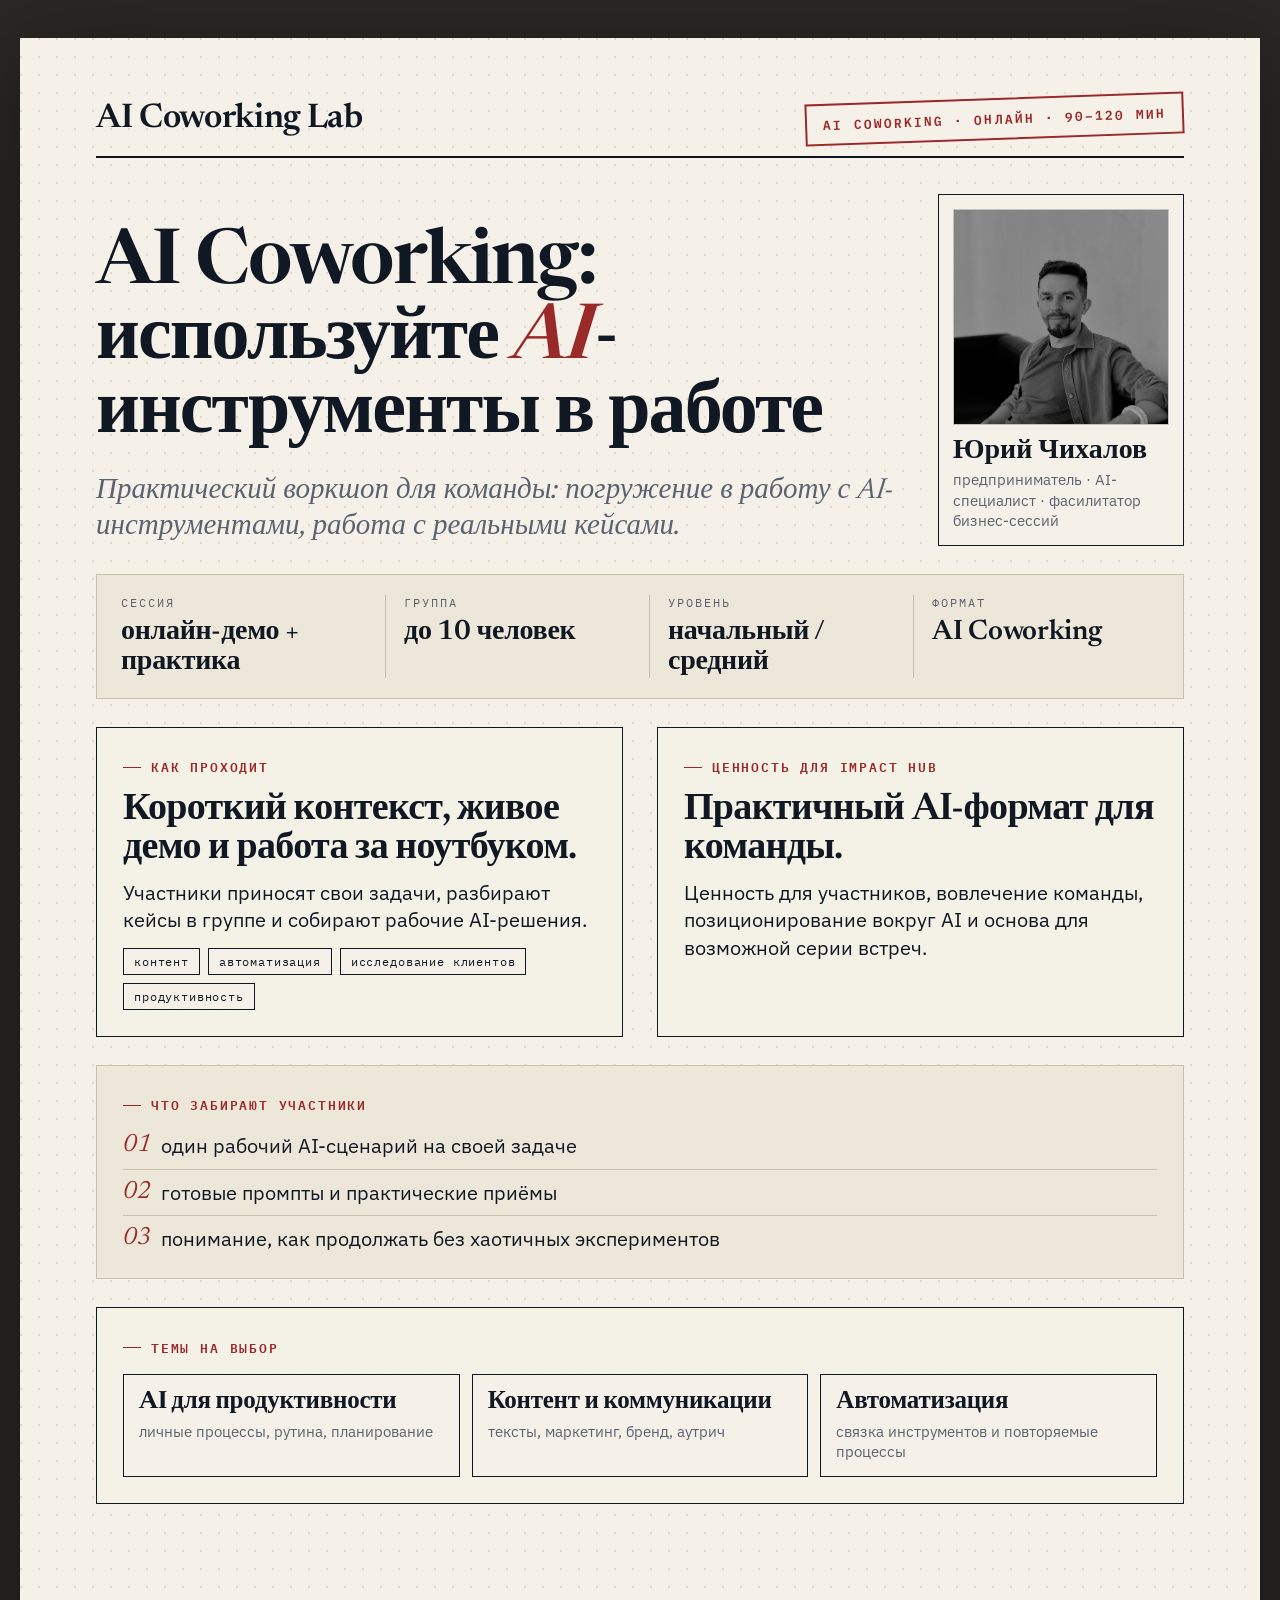
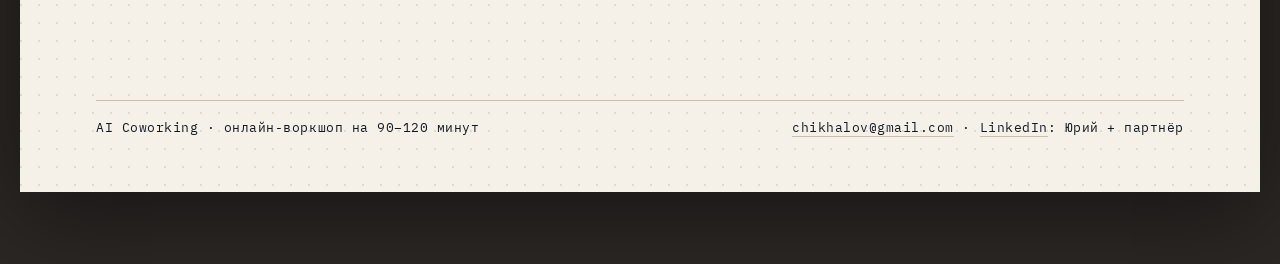
<file: ai-coworking-ru/index.html>
<!doctype html>
<html lang="ru">
<head>
  <meta charset="utf-8" />
  <meta name="viewport" content="width=device-width, initial-scale=1" />
  <title>AI Coworking Lab · Compact RU</title>
  <link rel="preconnect" href="https://fonts.googleapis.com">
  <link rel="preconnect" href="https://fonts.gstatic.com" crossorigin>
  <link href="https://fonts.googleapis.com/css2?family=IBM+Plex+Sans:wght@400;500;600;700&family=IBM+Plex+Mono:wght@500;600&family=Newsreader:ital,opsz,wght@0,6..72,500;0,6..72,600;1,6..72,500&display=swap" rel="stylesheet">
  <style>
    :root {
      --paper: #f5f1e8;
      --paper-dark: #ede7d9;
      --ink: #101824;
      --muted: #5b6371;
      --stamp: #9a2a2a;
      --rule: #c9c0ab;
    }

    * { box-sizing: border-box; }

    html, body {
      margin: 0;
      min-height: 100vh;
      background: #2a2724;
      color: var(--ink);
      font-family: "IBM Plex Sans", system-ui, sans-serif;
    }

    .page {
      min-height: 100vh;
      display: flex;
      justify-content: center;
      align-items: flex-start;
      padding: 38px 18px 72px;
    }

    .sheet {
      width: 1240px;
      min-height: 1754px;
      max-width: 100%;
      background:
        radial-gradient(circle at 1px 1px, rgba(201, 192, 171, .45) 1px, transparent 1.5px) 0 0 / 18px 18px,
        var(--paper);
      box-shadow: 0 22px 86px rgba(0, 0, 0, .44);
      padding: 60px 76px 54px;
      display: flex;
      flex-direction: column;
      gap: 28px;
    }

    header {
      display: flex;
      justify-content: space-between;
      align-items: center;
      gap: 20px;
      padding-bottom: 16px;
      border-bottom: 2px solid var(--ink);
    }

    .brand {
      font-family: "Newsreader", Georgia, serif;
      font-size: 34px;
      line-height: 1;
      font-weight: 600;
      letter-spacing: -.01em;
    }

    .stamp {
      border: 2px solid var(--stamp);
      color: var(--stamp);
      background: var(--paper);
      padding: 8px 16px;
      font-family: "IBM Plex Mono", monospace;
      font-size: 13px;
      font-weight: 600;
      letter-spacing: .16em;
      text-transform: uppercase;
      transform: rotate(-2deg);
      white-space: nowrap;
    }

    .hero {
      display: grid;
      grid-template-columns: 1fr 246px;
      gap: 34px;
      align-items: end;
      margin-top: 8px;
    }

    h1 {
      margin: 0;
      font-family: "Newsreader", Georgia, serif;
      font-size: 76px;
      line-height: .98;
      font-weight: 600;
      letter-spacing: -.025em;
    }

    h1 em {
      color: var(--stamp);
      font-style: italic;
    }

    .lead {
      max-width: 860px;
      margin: 22px 0 0;
      font-family: "Newsreader", Georgia, serif;
      font-size: 29px;
      line-height: 1.25;
      color: var(--muted);
      font-style: italic;
    }

    .photo-card {
      border: 1px solid var(--ink);
      background: var(--paper);
      padding: 14px;
    }

    .photo-card img {
      width: 100%;
      aspect-ratio: 1 / 1;
      object-fit: cover;
      display: block;
      filter: grayscale(1) contrast(1.04);
      border: 1px solid var(--rule);
    }

    .person {
      margin-top: 12px;
      font-size: 15px;
      line-height: 1.35;
      color: var(--muted);
    }

    .person strong {
      display: block;
      font-family: "Newsreader", Georgia, serif;
      font-size: 28px;
      line-height: 1.05;
      color: var(--ink);
      margin-bottom: 4px;
    }

    .spec {
      display: grid;
      grid-template-columns: repeat(4, 1fr);
      gap: 18px;
      padding: 20px 24px;
      background: var(--paper-dark);
      border: 1px solid var(--rule);
    }

    .spec-item {
      border-left: 1px solid var(--rule);
      padding-left: 18px;
    }

    .spec-item:first-child {
      border-left: 0;
      padding-left: 0;
    }

    .label {
      font-family: "IBM Plex Mono", monospace;
      font-size: 12px;
      color: var(--muted);
      letter-spacing: .16em;
      text-transform: uppercase;
      margin-bottom: 7px;
    }

    .value {
      font-family: "Newsreader", Georgia, serif;
      font-size: 28px;
      line-height: 1.08;
      font-weight: 600;
      letter-spacing: -.01em;
    }

    .grid {
      display: grid;
      grid-template-columns: 1fr 1fr;
      gap: 28px 34px;
    }

    .block {
      border: 1px solid var(--ink);
      background: rgba(245, 241, 232, .92);
      padding: 24px 26px 26px;
    }

    .block.tinted {
      background: var(--paper-dark);
      border-color: var(--rule);
    }

    .block.wide { grid-column: span 2; }

    .marker {
      display: inline-flex;
      align-items: center;
      gap: 10px;
      font-family: "IBM Plex Mono", monospace;
      font-size: 13px;
      color: var(--stamp);
      letter-spacing: .14em;
      text-transform: uppercase;
      font-weight: 600;
      margin-bottom: 13px;
    }

    .tinted .marker { color: var(--stamp); }

    .marker::before {
      content: "";
      width: 18px;
      height: 1px;
      background: currentColor;
    }

    h2 {
      margin: 0 0 10px;
      font-family: "Newsreader", Georgia, serif;
      font-size: 38px;
      line-height: 1.02;
      font-weight: 600;
      letter-spacing: -.018em;
    }

    p {
      margin: 0;
      font-size: 20px;
      line-height: 1.38;
    }

    .bullets {
      list-style: none;
      padding: 0;
      margin: 4px 0 0;
      display: grid;
      gap: 10px;
    }

    .bullets li {
      display: grid;
      grid-template-columns: 28px 1fr;
      gap: 10px;
      font-size: 20px;
      line-height: 1.28;
      border-bottom: 1px solid var(--rule);
      padding-bottom: 10px;
    }

    .bullets li:last-child {
      border-bottom: 0;
      padding-bottom: 0;
    }

    .num {
      font-family: "Newsreader", Georgia, serif;
      font-size: 25px;
      line-height: 1;
      color: var(--stamp);
      font-style: italic;
    }

    .topics {
      display: grid;
      grid-template-columns: repeat(3, 1fr);
      gap: 12px;
      margin-top: 2px;
    }

    .topic {
      border: 1px solid var(--ink);
      background: var(--paper);
      padding: 14px 15px;
    }

    .topic strong {
      display: block;
      font-family: "Newsreader", Georgia, serif;
      font-size: 25px;
      line-height: 1.08;
      letter-spacing: -.01em;
      margin-bottom: 5px;
    }

    .topic span {
      color: var(--muted);
      font-size: 15px;
      line-height: 1.25;
    }

    .split {
      display: grid;
      grid-template-columns: 1fr 1fr;
      gap: 28px;
    }

    .chips {
      display: flex;
      flex-wrap: wrap;
      gap: 8px;
      margin-top: 14px;
    }

    .chip {
      border: 1px solid var(--ink);
      background: var(--paper);
      padding: 5px 10px;
      font-family: "IBM Plex Mono", monospace;
      font-size: 12px;
      letter-spacing: .07em;
    }

    footer {
      margin-top: auto;
      padding-top: 18px;
      border-top: 1px solid var(--rule);
      display: flex;
      justify-content: space-between;
      gap: 22px;
      align-items: baseline;
      font-family: "IBM Plex Mono", monospace;
      font-size: 13px;
      line-height: 1.45;
      letter-spacing: .04em;
    }

    footer a {
      color: inherit;
      text-decoration: none;
      border-bottom: 1px solid var(--rule);
    }

    @media (max-width: 900px) {
      .page { padding: 18px 10px 46px; }
      .sheet { padding: 28px 20px 34px; min-height: auto; gap: 22px; }
      header, footer { flex-direction: column; align-items: flex-start; }
      .hero, .grid, .spec, .topics, .split { grid-template-columns: 1fr; }
      .block.wide { grid-column: span 1; }
      h1 { font-size: 54px; }
      .lead { font-size: 24px; }
      .photo-card { max-width: 280px; }
      .spec-item { border-left: 0; padding-left: 0; border-top: 1px solid var(--rule); padding-top: 14px; }
      .spec-item:first-child { border-top: 0; padding-top: 0; }
    }
  </style>
</head>
<body>
  <main class="page">
    <article class="sheet">
      <header>
        <div class="brand">AI Coworking Lab</div>
        <div class="stamp">AI Coworking · онлайн · 90–120 мин</div>
      </header>

      <section class="hero">
        <div>
          <h1>AI Coworking:<br>используйте <em>AI</em>-инструменты в работе</h1>
          <p class="lead">
            Практический воркшоп для команды: погружение в работу с AI-инструментами, работа с реальными кейсами.
          </p>
        </div>
        <aside class="photo-card">
          <img src="iurii.jpg" alt="Юрий Чихалов">
          <div class="person">
            <strong>Юрий Чихалов</strong>
            предприниматель · AI-специалист · фасилитатор бизнес-сессий
          </div>
        </aside>
      </section>

      <section class="spec">
        <div class="spec-item">
          <div class="label">Сессия</div>
          <div class="value">онлайн-демо + практика</div>
        </div>
        <div class="spec-item">
          <div class="label">Группа</div>
          <div class="value">до 10 человек</div>
        </div>
        <div class="spec-item">
          <div class="label">Уровень</div>
          <div class="value">начальный / средний</div>
        </div>
        <div class="spec-item">
          <div class="label">Формат</div>
          <div class="value">AI Coworking</div>
        </div>
      </section>

      <section class="grid">
        <div class="block">
          <div class="marker">Как проходит</div>
          <h2>Короткий контекст, живое демо и работа за ноутбуком.</h2>
          <p>Участники приносят свои задачи, разбирают кейсы в группе и собирают рабочие AI-решения.</p>
          <div class="chips">
            <span class="chip">контент</span>
            <span class="chip">автоматизация</span>
            <span class="chip">исследование клиентов</span>
            <span class="chip">продуктивность</span>
          </div>
        </div>

        <div class="block">
          <div class="marker">Ценность для Impact Hub</div>
          <h2>Практичный AI-формат для команды.</h2>
          <p>Ценность для участников, вовлечение команды, позиционирование вокруг AI и основа для возможной серии встреч.</p>
        </div>

        <div class="block tinted wide">
          <div class="marker">Что забирают участники</div>
          <ul class="bullets">
            <li><span class="num">01</span><span>один рабочий AI-сценарий на своей задаче</span></li>
            <li><span class="num">02</span><span>готовые промпты и практические приёмы</span></li>
            <li><span class="num">03</span><span>понимание, как продолжать без хаотичных экспериментов</span></li>
          </ul>
        </div>

        <div class="block wide">
          <div class="marker">Темы на выбор</div>
          <div class="topics">
            <div class="topic"><strong>AI для продуктивности</strong><span>личные процессы, рутина, планирование</span></div>
            <div class="topic"><strong>Контент и коммуникации</strong><span>тексты, маркетинг, бренд, аутрич</span></div>
            <div class="topic"><strong>Автоматизация</strong><span>связка инструментов и повторяемые процессы</span></div>
          </div>
        </div>

      </section>

      <footer>
        <div>AI Coworking · онлайн-воркшоп на 90–120 минут</div>
        <div><a href="mailto:chikhalov@gmail.com">chikhalov@gmail.com</a> · <a href="https://www.linkedin.com/in/yury-chikhalov/">LinkedIn</a>: Юрий + партнёр</div>
      </footer>
    </article>
  </main>
</body>
</html>
</file>
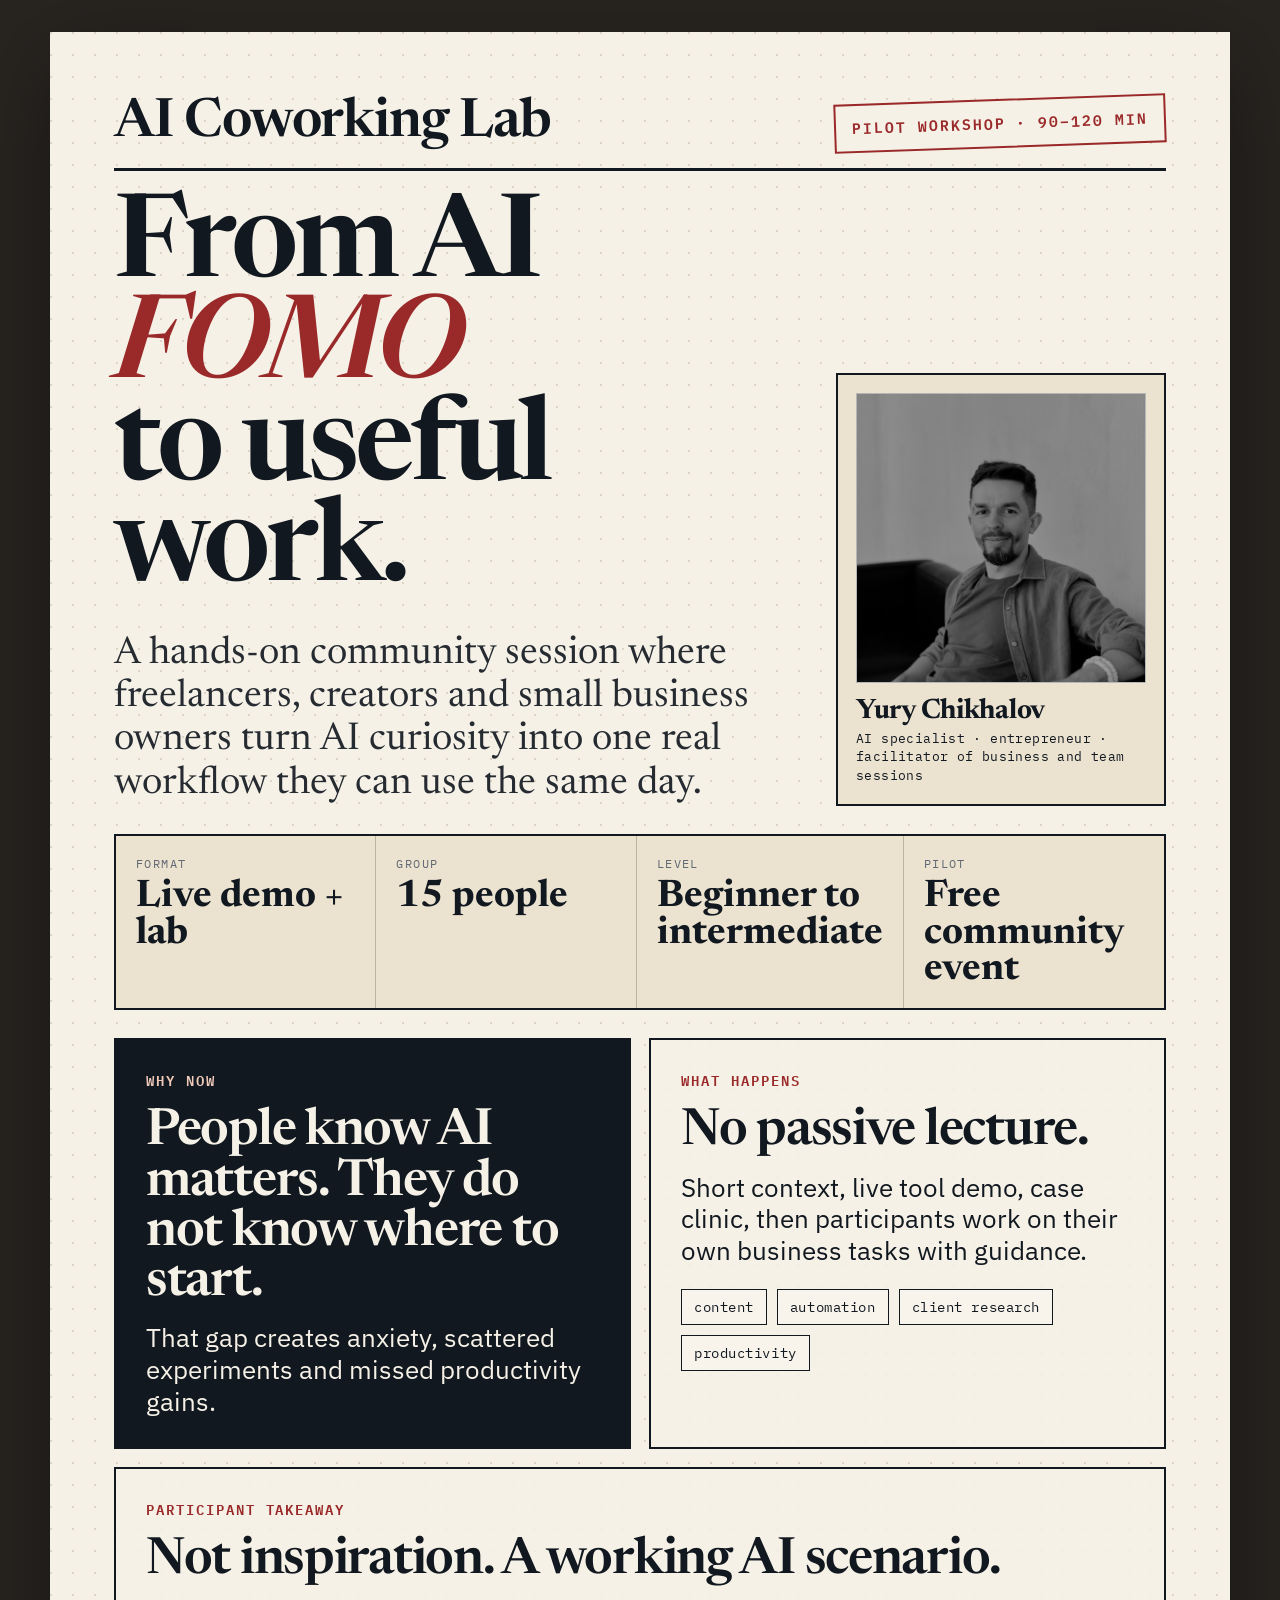
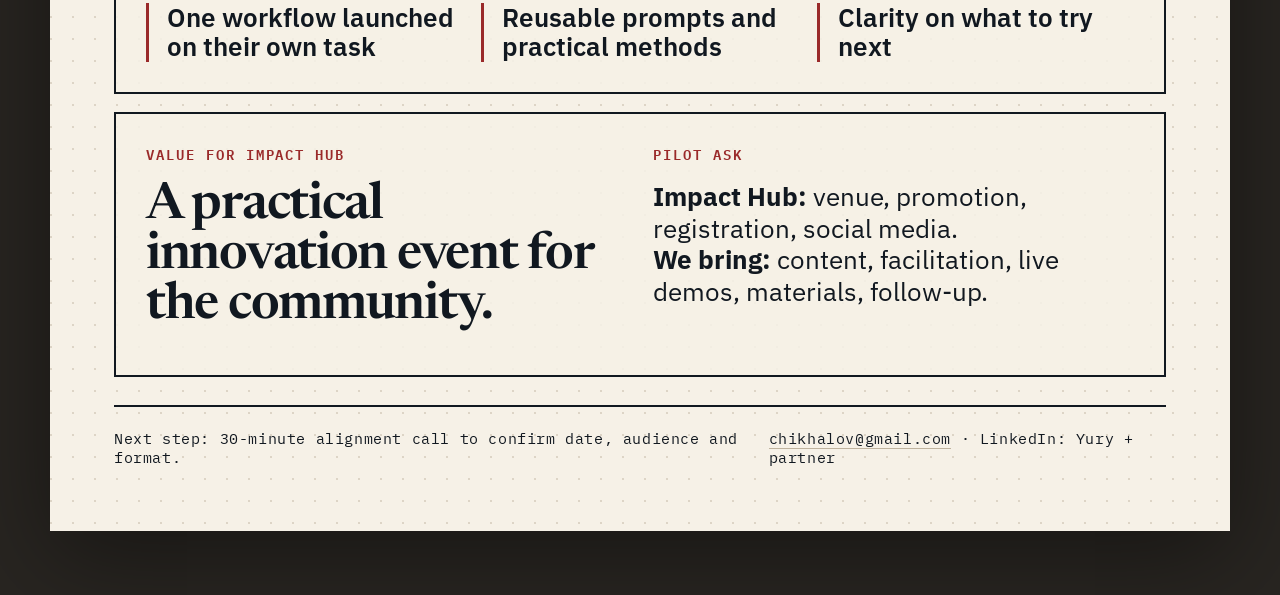
<file: ai-workshop-dossier-teaser/index.html>
<!doctype html>
<html lang="ru">
<head>
  <meta charset="utf-8" />
  <meta name="viewport" content="width=device-width, initial-scale=1" />
  <title>AI Coworking Lab · Partner Teaser</title>
  <link rel="preconnect" href="https://fonts.googleapis.com">
  <link rel="preconnect" href="https://fonts.gstatic.com" crossorigin>
  <link href="https://fonts.googleapis.com/css2?family=IBM+Plex+Sans:wght@400;500;600;700&family=IBM+Plex+Mono:wght@500;600&family=Newsreader:opsz,wght@6..72,500;6..72,600&display=swap" rel="stylesheet">
  <style>
    :root {
      --paper: #f6f1e7;
      --paper-2: #ebe2d0;
      --ink: #111820;
      --muted: #626974;
      --accent: #9a2a2a;
      --line: #bfb39e;
      --green: #1f6f55;
    }

    * { box-sizing: border-box; }

    body {
      margin: 0;
      min-height: 100vh;
      background: #282521;
      color: var(--ink);
      font-family: "IBM Plex Sans", system-ui, sans-serif;
    }

    .stage {
      min-height: 100vh;
      padding: 32px 18px 64px;
      display: flex;
      justify-content: center;
      align-items: flex-start;
    }

    .sheet {
      width: min(1180px, 100%);
      min-height: 1500px;
      background:
        radial-gradient(circle at 1px 1px, rgba(191, 179, 158, .45) 1px, transparent 1.5px) 0 0 / 22px 22px,
        var(--paper);
      box-shadow: 0 24px 90px rgba(0, 0, 0, .42);
      padding: clamp(30px, 5vw, 66px);
      display: grid;
      grid-template-rows: auto auto 1fr auto;
      gap: 28px;
    }

    header {
      display: flex;
      justify-content: space-between;
      align-items: center;
      gap: 18px;
      border-bottom: 3px solid var(--ink);
      padding-bottom: 18px;
    }

    .brand {
      font-family: "Newsreader", Georgia, serif;
      font-size: clamp(34px, 5vw, 54px);
      font-weight: 600;
      letter-spacing: -0.02em;
    }

    .stamp {
      border: 2px solid var(--accent);
      color: var(--accent);
      padding: 10px 16px;
      font-family: "IBM Plex Mono", monospace;
      font-size: clamp(11px, 1.5vw, 15px);
      font-weight: 600;
      letter-spacing: .13em;
      text-transform: uppercase;
      transform: rotate(-2deg);
      white-space: nowrap;
      background: var(--paper);
    }

    .hero {
      display: grid;
      grid-template-columns: minmax(0, 1.35fr) 330px;
      gap: 42px;
      align-items: end;
    }

    h1 {
      margin: 0;
      font-family: "Newsreader", Georgia, serif;
      font-size: clamp(62px, 9vw, 128px);
      line-height: .88;
      font-weight: 600;
      letter-spacing: -0.035em;
    }

    h1 em {
      color: var(--accent);
      font-style: italic;
    }

    .lead {
      margin: 28px 0 0;
      max-width: 820px;
      font-family: "Newsreader", Georgia, serif;
      font-size: clamp(27px, 3vw, 41px);
      line-height: 1.13;
      color: #252b31;
    }

    .photo-card {
      border: 2px solid var(--ink);
      background: var(--paper-2);
      padding: 18px;
    }

    .photo {
      width: 100%;
      aspect-ratio: 1 / 1;
      object-fit: cover;
      filter: grayscale(1) contrast(1.03);
      display: block;
      border: 1px solid var(--line);
    }

    .person {
      margin-top: 14px;
      font-family: "IBM Plex Mono", monospace;
      font-size: 13px;
      line-height: 1.45;
      letter-spacing: .03em;
    }

    .person strong {
      display: block;
      font-family: "Newsreader", Georgia, serif;
      font-size: 28px;
      line-height: 1;
      letter-spacing: -.01em;
      margin-bottom: 5px;
    }

    .grid {
      display: grid;
      grid-template-columns: 1fr 1fr;
      gap: 18px;
      align-content: start;
    }

    .block {
      border: 2px solid var(--ink);
      background: rgba(246, 241, 231, .86);
      padding: 28px 30px 30px;
      min-height: 205px;
    }

    .block.dark {
      background: var(--ink);
      color: var(--paper);
    }

    .block.wide {
      grid-column: span 2;
      min-height: 0;
    }

    .eyebrow {
      margin-bottom: 16px;
      font-family: "IBM Plex Mono", monospace;
      color: var(--accent);
      font-size: 14px;
      font-weight: 600;
      letter-spacing: .14em;
      text-transform: uppercase;
    }

    .dark .eyebrow { color: #efc9b9; }

    h2 {
      margin: 0 0 14px;
      font-family: "Newsreader", Georgia, serif;
      font-size: clamp(34px, 4vw, 52px);
      line-height: .98;
      letter-spacing: -.025em;
      font-weight: 600;
    }

    p {
      margin: 0;
      font-size: clamp(21px, 2vw, 28px);
      line-height: 1.24;
    }

    .chips {
      display: flex;
      flex-wrap: wrap;
      gap: 10px;
      margin-top: 22px;
    }

    .chip {
      border: 1.5px solid currentColor;
      padding: 8px 12px;
      font-family: "IBM Plex Mono", monospace;
      font-size: 14px;
      letter-spacing: .04em;
      background: rgba(255,255,255,.2);
    }

    .outcomes {
      display: grid;
      grid-template-columns: repeat(3, 1fr);
      gap: 18px;
      margin-top: 16px;
    }

    .outcome {
      border-left: 3px solid var(--accent);
      padding-left: 18px;
      font-size: clamp(21px, 2vw, 28px);
      line-height: 1.16;
      font-weight: 600;
    }

    .split {
      display: grid;
      grid-template-columns: 1fr 1fr;
      gap: 26px;
      align-items: start;
    }

    .terms {
      display: grid;
      grid-template-columns: repeat(4, 1fr);
      gap: 0;
      border: 2px solid var(--ink);
      background: var(--paper-2);
    }

    .term {
      padding: 20px;
      border-right: 1px solid var(--line);
    }

    .term:last-child { border-right: 0; }

    .term span {
      display: block;
      font-family: "IBM Plex Mono", monospace;
      font-size: 12px;
      color: var(--muted);
      letter-spacing: .12em;
      text-transform: uppercase;
      margin-bottom: 8px;
    }

    .term strong {
      display: block;
      font-family: "Newsreader", Georgia, serif;
      font-size: clamp(26px, 3vw, 38px);
      line-height: .96;
    }

    footer {
      display: flex;
      justify-content: space-between;
      gap: 24px;
      align-items: flex-end;
      border-top: 2px solid var(--ink);
      padding-top: 22px;
      font-family: "IBM Plex Mono", monospace;
      font-size: 15px;
      letter-spacing: .04em;
    }

    footer a {
      color: inherit;
      text-decoration: none;
      border-bottom: 1px solid var(--line);
    }

    @media (max-width: 860px) {
      .sheet { min-height: auto; }
      header, footer { align-items: flex-start; flex-direction: column; }
      .hero, .grid, .outcomes, .terms { grid-template-columns: 1fr; }
      .block.wide { grid-column: span 1; }
      .photo-card { max-width: 360px; }
      .term { border-right: 0; border-bottom: 1px solid var(--line); }
      .term:last-child { border-bottom: 0; }
    }
  </style>
</head>
<body>
  <main class="stage">
    <article class="sheet">
      <header>
        <div class="brand">AI Coworking Lab</div>
        <div class="stamp">Pilot workshop · 90–120 min</div>
      </header>

      <section class="hero">
        <div>
          <h1>From AI <em>FOMO</em><br>to useful work.</h1>
          <p class="lead">
            A hands-on community session where freelancers, creators and small business owners turn AI curiosity into one real workflow they can use the same day.
          </p>
        </div>
        <aside class="photo-card">
          <img class="photo" src="iurii.jpg" alt="Yury Chikhalov">
          <div class="person">
            <strong>Yury Chikhalov</strong>
            AI specialist · entrepreneur · facilitator of business and team sessions
          </div>
        </aside>
      </section>

      <section class="terms">
        <div class="term"><span>Format</span><strong>Live demo + lab</strong></div>
        <div class="term"><span>Group</span><strong>15 people</strong></div>
        <div class="term"><span>Level</span><strong>Beginner to intermediate</strong></div>
        <div class="term"><span>Pilot</span><strong>Free community event</strong></div>
      </section>

      <section class="grid">
        <div class="block dark">
          <div class="eyebrow">Why now</div>
          <h2>People know AI matters. They do not know where to start.</h2>
          <p>That gap creates anxiety, scattered experiments and missed productivity gains.</p>
        </div>

        <div class="block">
          <div class="eyebrow">What happens</div>
          <h2>No passive lecture.</h2>
          <p>Short context, live tool demo, case clinic, then participants work on their own business tasks with guidance.</p>
          <div class="chips">
            <span class="chip">content</span>
            <span class="chip">automation</span>
            <span class="chip">client research</span>
            <span class="chip">productivity</span>
          </div>
        </div>

        <div class="block wide">
          <div class="eyebrow">Participant takeaway</div>
          <h2>Not inspiration. A working AI scenario.</h2>
          <div class="outcomes">
            <div class="outcome">One workflow launched on their own task</div>
            <div class="outcome">Reusable prompts and practical methods</div>
            <div class="outcome">Clarity on what to try next</div>
          </div>
        </div>

        <div class="block wide">
          <div class="split">
            <div>
              <div class="eyebrow">Value for Impact Hub</div>
              <h2>A practical innovation event for the community.</h2>
            </div>
            <div>
              <div class="eyebrow">Pilot ask</div>
              <p><strong>Impact Hub:</strong> venue, promotion, registration, social media.<br><strong>We bring:</strong> content, facilitation, live demos, materials, follow-up.</p>
            </div>
          </div>
        </div>
      </section>

      <footer>
        <div>Next step: 30-minute alignment call to confirm date, audience and format.</div>
        <div><a href="mailto:chikhalov@gmail.com">chikhalov@gmail.com</a> · LinkedIn: Yury + partner</div>
      </footer>
    </article>
  </main>
</body>
</html>
</file>
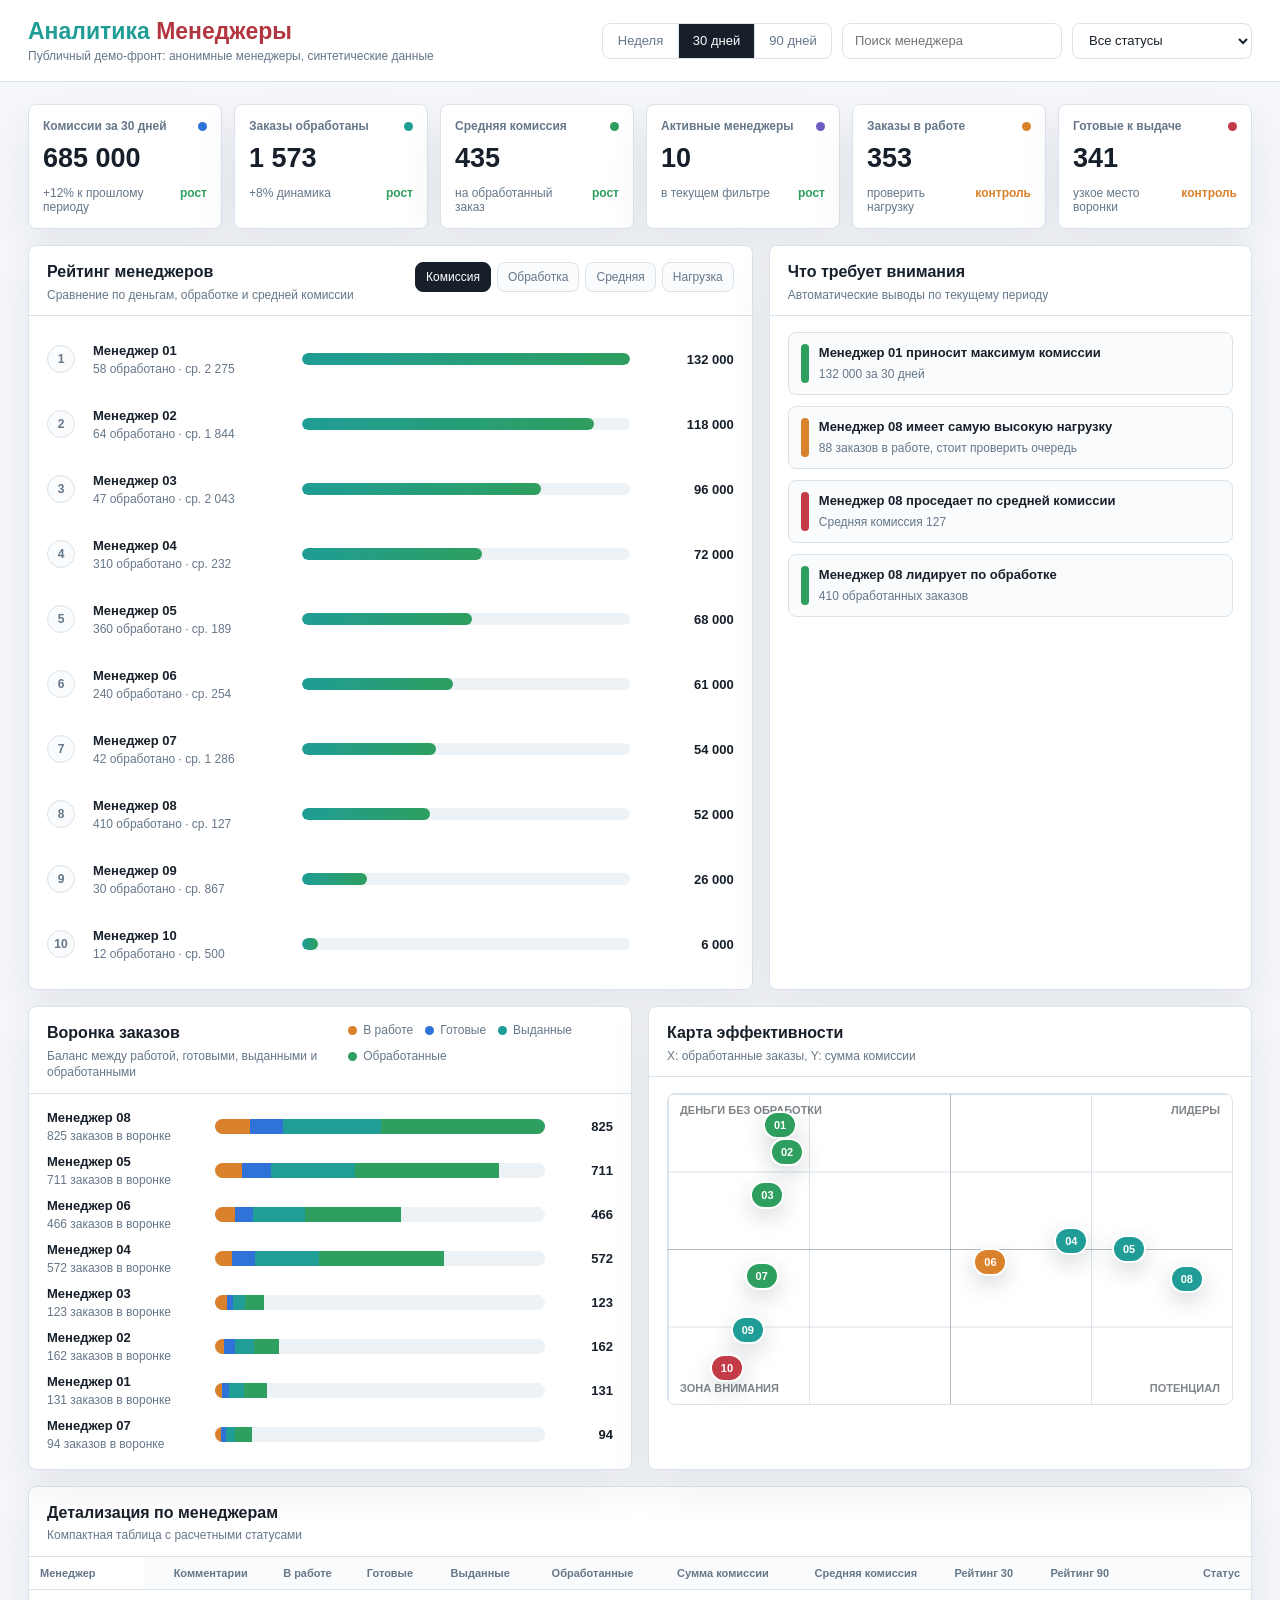
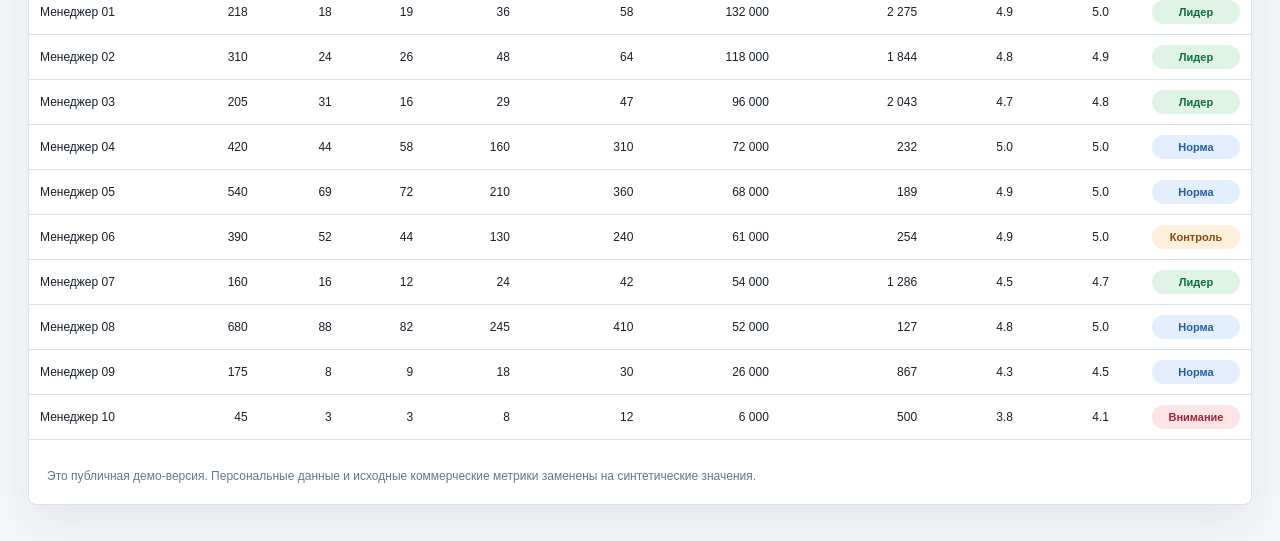
<file: manager-analytics-dashboard/index.html>
<!doctype html>
<html lang="ru">
<head>
  <meta charset="utf-8">
  <meta name="viewport" content="width=device-width, initial-scale=1">
  <title>Аналитика менеджеров</title>
  <style>
    :root {
      --bg: #f5f7fa;
      --panel: #ffffff;
      --soft: #f9fbfc;
      --text: #17202a;
      --muted: #667789;
      --line: #dbe3ea;
      --teal: #1f9d96;
      --green: #2e9f5f;
      --blue: #2f72d8;
      --orange: #d9822b;
      --red: #c23b47;
      --violet: #6e5cc2;
      --shadow: 0 18px 44px rgba(26, 42, 59, .08);
      --radius: 8px;
    }

    * { box-sizing: border-box; }

    body {
      margin: 0;
      background: var(--bg);
      color: var(--text);
      font-family: Inter, -apple-system, BlinkMacSystemFont, "Segoe UI", Arial, sans-serif;
      letter-spacing: 0;
    }

    .topbar {
      position: sticky;
      top: 0;
      z-index: 10;
      display: flex;
      align-items: center;
      justify-content: space-between;
      gap: 20px;
      padding: 18px 28px;
      background: rgba(255, 255, 255, .94);
      border-bottom: 1px solid var(--line);
      backdrop-filter: blur(14px);
    }

    h1 {
      margin: 0;
      color: var(--teal);
      font-size: 23px;
      line-height: 1.15;
      font-weight: 760;
    }

    h1 span { color: #b1363f; }

    .subtitle {
      margin-top: 5px;
      color: var(--muted);
      font-size: 12px;
    }

    .controls {
      display: flex;
      align-items: center;
      gap: 10px;
      flex-wrap: wrap;
    }

    .segmented, .search, .select {
      display: inline-flex;
      align-items: center;
      min-height: 36px;
      background: var(--panel);
      border: 1px solid var(--line);
      border-radius: var(--radius);
    }

    .segmented button {
      min-width: 76px;
      height: 34px;
      padding: 0 12px;
      color: var(--muted);
      background: transparent;
      border: 0;
      border-right: 1px solid var(--line);
      font: inherit;
      font-size: 13px;
      cursor: pointer;
    }

    .segmented button:last-child { border-right: 0; }
    .segmented button.active { color: #fff; background: var(--text); }

    input, select {
      width: 100%;
      height: 34px;
      padding: 0 12px;
      color: var(--text);
      background: transparent;
      border: 0;
      outline: 0;
      font: inherit;
      font-size: 13px;
    }

    .search { width: 220px; }
    .select { width: 180px; }

    main {
      max-width: 1480px;
      margin: 0 auto;
      padding: 22px 28px 36px;
    }

    .kpis {
      display: grid;
      grid-template-columns: repeat(6, minmax(150px, 1fr));
      gap: 12px;
      margin-bottom: 16px;
    }

    .kpi, .panel {
      background: var(--panel);
      border: 1px solid var(--line);
      border-radius: var(--radius);
      box-shadow: var(--shadow);
    }

    .kpi {
      min-height: 122px;
      padding: 14px;
    }

    .kpi-label {
      display: flex;
      justify-content: space-between;
      gap: 10px;
      color: var(--muted);
      font-size: 12px;
      font-weight: 700;
    }

    .mark {
      width: 9px;
      height: 9px;
      margin-top: 3px;
      border-radius: 50%;
      background: var(--blue);
    }

    .kpi:nth-child(2) .mark { background: var(--teal); }
    .kpi:nth-child(3) .mark { background: var(--green); }
    .kpi:nth-child(4) .mark { background: var(--violet); }
    .kpi:nth-child(5) .mark { background: var(--orange); }
    .kpi:nth-child(6) .mark { background: var(--red); }

    .kpi-value {
      margin-top: 12px;
      font-size: 27px;
      line-height: 1;
      font-weight: 800;
    }

    .kpi-sub {
      display: flex;
      justify-content: space-between;
      gap: 10px;
      margin-top: 14px;
      color: var(--muted);
      font-size: 12px;
    }

    .delta { color: var(--green); font-weight: 800; }
    .delta.warn { color: var(--orange); }

    .grid {
      display: grid;
      grid-template-columns: minmax(0, 1.2fr) minmax(360px, .8fr);
      gap: 16px;
    }

    .two-col {
      display: grid;
      grid-template-columns: minmax(0, 1fr) minmax(0, 1fr);
      gap: 16px;
      margin-top: 16px;
    }

    .panel { overflow: hidden; }

    .panel-head {
      display: flex;
      align-items: flex-start;
      justify-content: space-between;
      gap: 14px;
      padding: 16px 18px 12px;
      border-bottom: 1px solid var(--line);
    }

    .panel-title {
      margin: 0;
      font-size: 16px;
      line-height: 1.2;
      font-weight: 780;
    }

    .panel-note {
      margin-top: 5px;
      color: var(--muted);
      font-size: 12px;
      line-height: 1.4;
    }

    .body { padding: 16px 18px 18px; }

    .sort {
      display: flex;
      gap: 6px;
      flex-wrap: wrap;
    }

    .sort button {
      height: 30px;
      padding: 0 10px;
      color: var(--muted);
      background: var(--soft);
      border: 1px solid var(--line);
      border-radius: var(--radius);
      font: inherit;
      font-size: 12px;
      cursor: pointer;
    }

    .sort button.active {
      color: #fff;
      background: var(--text);
      border-color: var(--text);
    }

    .leader-list, .stack-list, .insights {
      display: grid;
      gap: 11px;
    }

    .leader-row {
      display: grid;
      grid-template-columns: 34px minmax(150px, 1.2fr) minmax(180px, 2fr) 92px;
      align-items: center;
      gap: 12px;
      min-height: 54px;
    }

    .rank {
      display: grid;
      place-items: center;
      width: 28px;
      height: 28px;
      color: var(--muted);
      background: var(--soft);
      border: 1px solid var(--line);
      border-radius: 50%;
      font-size: 12px;
      font-weight: 800;
    }

    .manager {
      overflow: hidden;
      text-overflow: ellipsis;
      white-space: nowrap;
      font-size: 13px;
      font-weight: 760;
    }

    .meta {
      margin-top: 4px;
      color: var(--muted);
      font-size: 12px;
    }

    .bar-wrap {
      width: 100%;
      height: 12px;
      background: #edf2f6;
      border-radius: 999px;
      overflow: hidden;
    }

    .bar {
      height: 100%;
      border-radius: inherit;
      background: linear-gradient(90deg, var(--teal), var(--green));
    }

    .metric {
      text-align: right;
      font-size: 13px;
      font-weight: 800;
    }

    .insight {
      display: grid;
      grid-template-columns: 8px minmax(0, 1fr);
      gap: 10px;
      padding: 11px 12px;
      background: var(--soft);
      border: 1px solid var(--line);
      border-radius: var(--radius);
    }

    .insight::before {
      content: "";
      width: 8px;
      min-height: 36px;
      border-radius: 999px;
      background: var(--green);
    }

    .insight.warn::before { background: var(--orange); }
    .insight.risk::before { background: var(--red); }

    .insight-title {
      font-size: 13px;
      line-height: 1.35;
      font-weight: 800;
    }

    .insight-text {
      margin-top: 4px;
      color: var(--muted);
      font-size: 12px;
      line-height: 1.45;
    }

    .legend {
      display: flex;
      gap: 12px;
      flex-wrap: wrap;
      color: var(--muted);
      font-size: 12px;
    }

    .legend span {
      display: inline-flex;
      align-items: center;
      gap: 6px;
    }

    .dot {
      width: 9px;
      height: 9px;
      border-radius: 50%;
      background: var(--blue);
    }

    .work { background: var(--orange); }
    .ready { background: var(--blue); }
    .issued { background: var(--teal); }
    .processed { background: var(--green); }

    .stack-row {
      display: grid;
      grid-template-columns: minmax(135px, .8fr) minmax(220px, 1.7fr) 56px;
      align-items: center;
      gap: 12px;
    }

    .stack {
      display: flex;
      width: 100%;
      height: 15px;
      background: #edf2f6;
      border-radius: 999px;
      overflow: hidden;
    }

    .segment { height: 100%; min-width: 2px; }

    .scatter {
      position: relative;
      min-height: 312px;
      background:
        linear-gradient(var(--line) 1px, transparent 1px),
        linear-gradient(90deg, var(--line) 1px, transparent 1px);
      background-size: 100% 25%, 25% 100%;
      border: 1px solid var(--line);
      border-radius: var(--radius);
      overflow: hidden;
    }

    .cross-x, .cross-y {
      position: absolute;
      background: rgba(23, 32, 42, .2);
    }

    .cross-x { left: 0; top: 50%; width: 100%; height: 1px; }
    .cross-y { left: 50%; top: 0; width: 1px; height: 100%; }

    .q {
      position: absolute;
      color: rgba(23, 32, 42, .55);
      font-size: 11px;
      font-weight: 800;
      text-transform: uppercase;
    }

    .q1 { top: 10px; left: 12px; }
    .q2 { top: 10px; right: 12px; }
    .q3 { bottom: 10px; left: 12px; }
    .q4 { bottom: 10px; right: 12px; }

    .bubble {
      position: absolute;
      display: grid;
      place-items: center;
      min-width: 34px;
      height: 28px;
      padding: 0 8px;
      color: #fff;
      background: var(--teal);
      border: 2px solid #fff;
      border-radius: 999px;
      box-shadow: 0 8px 22px rgba(30, 42, 54, .18);
      transform: translate(-50%, 50%);
      font-size: 11px;
      font-weight: 800;
    }

    .bubble.leader { background: var(--green); }
    .bubble.warn { background: var(--orange); }
    .bubble.risk { background: var(--red); }

    .table-wrap { width: 100%; overflow: auto; }

    table {
      width: 100%;
      min-width: 1080px;
      border-collapse: collapse;
      font-size: 12px;
    }

    th, td {
      padding: 10px 11px;
      border-bottom: 1px solid var(--line);
      text-align: right;
      white-space: nowrap;
    }

    th:first-child, td:first-child {
      position: sticky;
      left: 0;
      text-align: left;
      background: var(--panel);
    }

    th {
      color: var(--muted);
      background: var(--soft);
      font-size: 11px;
      font-weight: 800;
    }

    .status {
      display: inline-flex;
      align-items: center;
      justify-content: center;
      min-width: 88px;
      height: 24px;
      padding: 0 8px;
      border-radius: 999px;
      font-size: 11px;
      font-weight: 800;
    }

    .status.leader { color: #0f6b3d; background: #dff3e7; }
    .status.warn { color: #8a4b09; background: #fff0dc; }
    .status.risk { color: #9b2431; background: #ffe4e7; }
    .status.normal { color: #275d9f; background: #e3efff; }

    .footer {
      margin-top: 12px;
      color: var(--muted);
      font-size: 12px;
      line-height: 1.45;
    }

    @media (max-width: 1180px) {
      .kpis { grid-template-columns: repeat(3, minmax(160px, 1fr)); }
      .grid, .two-col { grid-template-columns: 1fr; }
    }

    @media (max-width: 760px) {
      .topbar { position: static; align-items: stretch; flex-direction: column; padding: 16px; }
      main { padding: 16px; }
      .controls { display: grid; grid-template-columns: 1fr; }
      .search, .select { width: 100%; }
      .segmented { justify-self: start; }
      .kpis { grid-template-columns: 1fr; }
      .panel-head { align-items: stretch; flex-direction: column; }
      .leader-row, .stack-row { grid-template-columns: 1fr; gap: 7px; }
      .rank { display: none; }
      .metric { text-align: left; }
    }
  </style>
</head>
<body>
  <header class="topbar">
    <div>
      <h1>Аналитика <span>Менеджеры</span></h1>
      <div class="subtitle">Публичный демо-фронт: анонимные менеджеры, синтетические данные</div>
    </div>
    <div class="controls">
      <div class="segmented" id="periodControl">
        <button type="button" data-period="week">Неделя</button>
        <button type="button" data-period="30" class="active">30 дней</button>
        <button type="button" data-period="90">90 дней</button>
      </div>
      <label class="search"><input id="managerSearch" type="search" placeholder="Поиск менеджера"></label>
      <label class="select">
        <select id="statusFilter">
          <option value="all">Все статусы</option>
          <option value="leader">Лидеры</option>
          <option value="normal">Норма</option>
          <option value="warn">Перегружены</option>
          <option value="risk">Зона внимания</option>
        </select>
      </label>
    </div>
  </header>

  <main>
    <section class="kpis" id="kpis"></section>

    <section class="grid">
      <article class="panel">
        <div class="panel-head">
          <div>
            <h2 class="panel-title">Рейтинг менеджеров</h2>
            <div class="panel-note">Сравнение по деньгам, обработке и средней комиссии</div>
          </div>
          <div class="sort" id="sortControl">
            <button type="button" data-sort="commission" class="active">Комиссия</button>
            <button type="button" data-sort="processed">Обработка</button>
            <button type="button" data-sort="avg">Средняя</button>
            <button type="button" data-sort="workload">Нагрузка</button>
          </div>
        </div>
        <div class="body"><div class="leader-list" id="leaderList"></div></div>
      </article>

      <aside class="panel">
        <div class="panel-head">
          <div>
            <h2 class="panel-title">Что требует внимания</h2>
            <div class="panel-note">Автоматические выводы по текущему периоду</div>
          </div>
        </div>
        <div class="body"><div class="insights" id="insights"></div></div>
      </aside>
    </section>

    <section class="two-col">
      <article class="panel">
        <div class="panel-head">
          <div>
            <h2 class="panel-title">Воронка заказов</h2>
            <div class="panel-note">Баланс между работой, готовыми, выданными и обработанными</div>
          </div>
          <div class="legend">
            <span><i class="dot work"></i>В работе</span>
            <span><i class="dot ready"></i>Готовые</span>
            <span><i class="dot issued"></i>Выданные</span>
            <span><i class="dot processed"></i>Обработанные</span>
          </div>
        </div>
        <div class="body"><div class="stack-list" id="funnelList"></div></div>
      </article>

      <article class="panel">
        <div class="panel-head">
          <div>
            <h2 class="panel-title">Карта эффективности</h2>
            <div class="panel-note">X: обработанные заказы, Y: сумма комиссии</div>
          </div>
        </div>
        <div class="body">
          <div class="scatter" id="scatter">
            <div class="cross-x"></div>
            <div class="cross-y"></div>
            <div class="q q1">Деньги без обработки</div>
            <div class="q q2">Лидеры</div>
            <div class="q q3">Зона внимания</div>
            <div class="q q4">Потенциал</div>
          </div>
        </div>
      </article>
    </section>

    <section class="panel" style="margin-top:16px">
      <div class="panel-head">
        <div>
          <h2 class="panel-title">Детализация по менеджерам</h2>
          <div class="panel-note">Компактная таблица с расчетными статусами</div>
        </div>
      </div>
      <div class="table-wrap">
        <table>
          <thead>
            <tr>
              <th>Менеджер</th>
              <th>Комментарии</th>
              <th>В работе</th>
              <th>Готовые</th>
              <th>Выданные</th>
              <th>Обработанные</th>
              <th>Сумма комиссии</th>
              <th>Средняя комиссия</th>
              <th>Рейтинг 30</th>
              <th>Рейтинг 90</th>
              <th>Статус</th>
            </tr>
          </thead>
          <tbody id="detailRows"></tbody>
        </table>
      </div>
      <div class="body">
        <div class="footer">Это публичная демо-версия. Персональные данные и исходные коммерческие метрики заменены на синтетические значения.</div>
      </div>
    </section>
  </main>

  <script>
    const managers = [
      { name: "Менеджер 01", comments: { week: 41, 30: 218, 90: 520 }, orders: { work: 18, readyWeek: 5, ready30: 19, issuedWeek: 9, issued30: 36, processedWeek: 15, processed30: 58, processed90: 128 }, commission: { processedWeek: 22000, processed30: 132000, processed90: 250000 }, avg: { processed30: 2275 }, rating30: 4.9, rating90: 5.0 },
      { name: "Менеджер 02", comments: { week: 56, 30: 310, 90: 650 }, orders: { work: 24, readyWeek: 7, ready30: 26, issuedWeek: 13, issued30: 48, processedWeek: 18, processed30: 64, processed90: 143 }, commission: { processedWeek: 24500, processed30: 118000, processed90: 230000 }, avg: { processed30: 1844 }, rating30: 4.8, rating90: 4.9 },
      { name: "Менеджер 03", comments: { week: 38, 30: 205, 90: 460 }, orders: { work: 31, readyWeek: 4, ready30: 16, issuedWeek: 8, issued30: 29, processedWeek: 12, processed30: 47, processed90: 101 }, commission: { processedWeek: 18100, processed30: 96000, processed90: 184000 }, avg: { processed30: 2043 }, rating30: 4.7, rating90: 4.8 },
      { name: "Менеджер 04", comments: { week: 72, 30: 420, 90: 880 }, orders: { work: 44, readyWeek: 18, ready30: 58, issuedWeek: 28, issued30: 160, processedWeek: 44, processed30: 310, processed90: 620 }, commission: { processedWeek: 15500, processed30: 72000, processed90: 145000 }, avg: { processed30: 232 }, rating30: 5.0, rating90: 5.0 },
      { name: "Менеджер 05", comments: { week: 95, 30: 540, 90: 980 }, orders: { work: 69, readyWeek: 22, ready30: 72, issuedWeek: 35, issued30: 210, processedWeek: 52, processed30: 360, processed90: 760 }, commission: { processedWeek: 14200, processed30: 68000, processed90: 130000 }, avg: { processed30: 189 }, rating30: 4.9, rating90: 5.0 },
      { name: "Менеджер 06", comments: { week: 63, 30: 390, 90: 720 }, orders: { work: 52, readyWeek: 15, ready30: 44, issuedWeek: 21, issued30: 130, processedWeek: 38, processed30: 240, processed90: 520 }, commission: { processedWeek: 12600, processed30: 61000, processed90: 121000 }, avg: { processed30: 254 }, rating30: 4.9, rating90: 5.0 },
      { name: "Менеджер 07", comments: { week: 22, 30: 160, 90: 370 }, orders: { work: 16, readyWeek: 3, ready30: 12, issuedWeek: 6, issued30: 24, processedWeek: 10, processed30: 42, processed90: 92 }, commission: { processedWeek: 9600, processed30: 54000, processed90: 110000 }, avg: { processed30: 1286 }, rating30: 4.5, rating90: 4.7 },
      { name: "Менеджер 08", comments: { week: 110, 30: 680, 90: 1180 }, orders: { work: 88, readyWeek: 30, ready30: 82, issuedWeek: 44, issued30: 245, processedWeek: 70, processed30: 410, processed90: 820 }, commission: { processedWeek: 10500, processed30: 52000, processed90: 99000 }, avg: { processed30: 127 }, rating30: 4.8, rating90: 5.0 },
      { name: "Менеджер 09", comments: { week: 31, 30: 175, 90: 340 }, orders: { work: 8, readyWeek: 2, ready30: 9, issuedWeek: 4, issued30: 18, processedWeek: 7, processed30: 30, processed90: 66 }, commission: { processedWeek: 6400, processed30: 26000, processed90: 58000 }, avg: { processed30: 867 }, rating30: 4.3, rating90: 4.5 },
      { name: "Менеджер 10", comments: { week: 8, 30: 45, 90: 120 }, orders: { work: 3, readyWeek: 1, ready30: 3, issuedWeek: 1, issued30: 8, processedWeek: 2, processed30: 12, processed90: 30 }, commission: { processedWeek: 1200, processed30: 6000, processed90: 18000 }, avg: { processed30: 500 }, rating30: 3.8, rating90: 4.1 }
    ];

    const state = { period: "30", sort: "commission", query: "", status: "all" };
    const format = new Intl.NumberFormat("ru-RU");

    function byPeriod(manager, group, metric) {
      if (state.period === "week") return manager[group][metric + "Week"] ?? manager[group].week ?? 0;
      if (state.period === "90") return manager[group][metric + "90"] ?? manager[group][90] ?? 0;
      return manager[group][metric + "30"] ?? manager[group][30] ?? 0;
    }

    function periodLabel() {
      return state.period === "week" ? "за неделю" : state.period === "90" ? "за 90 дней" : "за 30 дней";
    }

    function classify(manager) {
      const commission = byPeriod(manager, "commission", "processed");
      const processed = byPeriod(manager, "orders", "processed");
      const work = manager.orders.work;
      const avg = manager.avg.processed30;
      if (commission > 90000 && processed >= 45) return "leader";
      if (work > 50 && processed < 260) return "warn";
      if (commission < 10000 || manager.rating30 < 4.2 || processed < 16) return "risk";
      if (avg > 1000 && processed >= 30) return "leader";
      return "normal";
    }

    function statusLabel(status) {
      return { leader: "Лидер", normal: "Норма", warn: "Контроль", risk: "Внимание" }[status];
    }

    function filtered() {
      return managers
        .filter((manager) => manager.name.toLowerCase().includes(state.query.toLowerCase()))
        .filter((manager) => state.status === "all" || classify(manager) === state.status);
    }

    function sortValue(manager) {
      if (state.sort === "processed") return byPeriod(manager, "orders", "processed");
      if (state.sort === "avg") return manager.avg.processed30;
      if (state.sort === "workload") return manager.orders.work;
      return byPeriod(manager, "commission", "processed");
    }

    function totals(data) {
      const sum = (getter) => data.reduce((total, item) => total + getter(item), 0);
      const commission = sum((manager) => byPeriod(manager, "commission", "processed"));
      const processed = sum((manager) => byPeriod(manager, "orders", "processed"));
      return {
        commission,
        processed,
        avg: processed ? Math.round(commission / processed) : 0,
        managers: data.length,
        work: sum((manager) => manager.orders.work),
        ready: sum((manager) => byPeriod(manager, "orders", "ready"))
      };
    }

    function renderKpis(data) {
      const total = totals(data);
      const kpis = [
        ["Комиссии " + periodLabel(), format.format(total.commission), "+12% к прошлому периоду", ""],
        ["Заказы обработаны", format.format(total.processed), "+8% динамика", ""],
        ["Средняя комиссия", format.format(total.avg), "на обработанный заказ", ""],
        ["Активные менеджеры", total.managers, "в текущем фильтре", ""],
        ["Заказы в работе", format.format(total.work), "проверить нагрузку", "warn"],
        ["Готовые к выдаче", format.format(total.ready), "узкое место воронки", "warn"]
      ];

      document.getElementById("kpis").innerHTML = kpis.map(([label, value, sub, tone]) => `
        <article class="kpi">
          <div class="kpi-label"><span>${label}</span><i class="mark"></i></div>
          <div class="kpi-value">${value}</div>
          <div class="kpi-sub"><span>${sub}</span><span class="delta ${tone}">${tone ? "контроль" : "рост"}</span></div>
        </article>
      `).join("");
    }

    function renderLeaders(data) {
      const sorted = [...data].sort((a, b) => sortValue(b) - sortValue(a));
      const max = Math.max(...sorted.map(sortValue), 1);
      document.getElementById("leaderList").innerHTML = sorted.map((manager, index) => {
        const value = sortValue(manager);
        const commission = byPeriod(manager, "commission", "processed");
        const processed = byPeriod(manager, "orders", "processed");
        const width = Math.max(3, Math.round((value / max) * 100));
        return `
          <div class="leader-row">
            <div class="rank">${index + 1}</div>
            <div><div class="manager">${manager.name}</div><div class="meta">${processed} обработано · ср. ${format.format(manager.avg.processed30)}</div></div>
            <div class="bar-wrap"><div class="bar" style="width:${width}%"></div></div>
            <div class="metric">${state.sort === "commission" ? format.format(commission) : format.format(value)}</div>
          </div>
        `;
      }).join("");
    }

    function renderInsights(data) {
      const byCommission = [...data].sort((a, b) => byPeriod(b, "commission", "processed") - byPeriod(a, "commission", "processed"));
      const byWork = [...data].sort((a, b) => b.orders.work - a.orders.work);
      const lowAvg = [...data].filter((manager) => manager.avg.processed30 < 200).sort((a, b) => a.avg.processed30 - b.avg.processed30);
      const byProcessed = [...data].sort((a, b) => byPeriod(b, "orders", "processed") - byPeriod(a, "orders", "processed"));
      const items = [
        ["", `${byCommission[0]?.name ?? "Нет данных"} приносит максимум комиссии`, `${format.format(byPeriod(byCommission[0] ?? data[0], "commission", "processed"))} ${periodLabel()}`],
        ["warn", `${byWork[0]?.name ?? "Нет данных"} имеет самую высокую нагрузку`, `${byWork[0]?.orders.work ?? 0} заказов в работе, стоит проверить очередь`],
        ["risk", `${lowAvg[0]?.name ?? "Нет данных"} проседает по средней комиссии`, lowAvg[0] ? `Средняя комиссия ${format.format(lowAvg[0].avg.processed30)}` : "Критичных отклонений не найдено"],
        ["", `${byProcessed[0]?.name ?? "Нет данных"} лидирует по обработке`, `${format.format(byPeriod(byProcessed[0] ?? data[0], "orders", "processed"))} обработанных заказов`]
      ];
      document.getElementById("insights").innerHTML = items.map(([tone, title, text]) => `
        <div class="insight ${tone}"><div><div class="insight-title">${title}</div><div class="insight-text">${text}</div></div></div>
      `).join("");
    }

    function renderFunnel(data) {
      const sorted = [...data].sort((a, b) => b.orders.work - a.orders.work).slice(0, 8);
      const max = Math.max(...sorted.map((manager) =>
        manager.orders.work + byPeriod(manager, "orders", "ready") + byPeriod(manager, "orders", "issued") + byPeriod(manager, "orders", "processed")
      ), 1);
      document.getElementById("funnelList").innerHTML = sorted.map((manager) => {
        const values = {
          work: manager.orders.work,
          ready: byPeriod(manager, "orders", "ready"),
          issued: byPeriod(manager, "orders", "issued"),
          processed: byPeriod(manager, "orders", "processed")
        };
        const total = values.work + values.ready + values.issued + values.processed;
        return `
          <div class="stack-row">
            <div><div class="manager">${manager.name}</div><div class="meta">${total} заказов в воронке</div></div>
            <div class="stack">
              <div class="segment work" style="width:${(values.work / max) * 100}%"></div>
              <div class="segment ready" style="width:${(values.ready / max) * 100}%"></div>
              <div class="segment issued" style="width:${(values.issued / max) * 100}%"></div>
              <div class="segment processed" style="width:${(values.processed / max) * 100}%"></div>
            </div>
            <div class="metric">${format.format(total)}</div>
          </div>
        `;
      }).join("");
    }

    function renderScatter(data) {
      const scatter = document.getElementById("scatter");
      scatter.querySelectorAll(".bubble").forEach((node) => node.remove());
      const maxX = Math.max(...data.map((manager) => byPeriod(manager, "orders", "processed")), 1);
      const maxY = Math.max(...data.map((manager) => byPeriod(manager, "commission", "processed")), 1);
      data.forEach((manager) => {
        const node = document.createElement("div");
        node.className = `bubble ${classify(manager)}`;
        node.style.left = `${8 + (byPeriod(manager, "orders", "processed") / maxX) * 84}%`;
        node.style.bottom = `${8 + (byPeriod(manager, "commission", "processed") / maxY) * 82}%`;
        node.title = `${manager.name}: ${format.format(byPeriod(manager, "commission", "processed"))} комиссии`;
        node.textContent = manager.name.replace("Менеджер ", "");
        scatter.appendChild(node);
      });
    }

    function renderTable(data) {
      document.getElementById("detailRows").innerHTML = [...data]
        .sort((a, b) => byPeriod(b, "commission", "processed") - byPeriod(a, "commission", "processed"))
        .map((manager) => {
          const status = classify(manager);
          return `
            <tr>
              <td>${manager.name}</td>
              <td>${format.format(state.period === "week" ? manager.comments.week : state.period === "90" ? manager.comments[90] : manager.comments[30])}</td>
              <td>${format.format(manager.orders.work)}</td>
              <td>${format.format(byPeriod(manager, "orders", "ready"))}</td>
              <td>${format.format(byPeriod(manager, "orders", "issued"))}</td>
              <td>${format.format(byPeriod(manager, "orders", "processed"))}</td>
              <td>${format.format(byPeriod(manager, "commission", "processed"))}</td>
              <td>${format.format(manager.avg.processed30)}</td>
              <td>${manager.rating30.toFixed(1)}</td>
              <td>${manager.rating90.toFixed(1)}</td>
              <td><span class="status ${status}">${statusLabel(status)}</span></td>
            </tr>
          `;
        }).join("");
    }

    function render() {
      const data = filtered();
      renderKpis(data);
      renderLeaders(data);
      renderInsights(data);
      renderFunnel(data);
      renderScatter(data);
      renderTable(data);
    }

    document.getElementById("periodControl").addEventListener("click", (event) => {
      const button = event.target.closest("button");
      if (!button) return;
      state.period = button.dataset.period;
      document.querySelectorAll("#periodControl button").forEach((item) => item.classList.toggle("active", item === button));
      render();
    });

    document.getElementById("sortControl").addEventListener("click", (event) => {
      const button = event.target.closest("button");
      if (!button) return;
      state.sort = button.dataset.sort;
      document.querySelectorAll("#sortControl button").forEach((item) => item.classList.toggle("active", item === button));
      render();
    });

    document.getElementById("managerSearch").addEventListener("input", (event) => {
      state.query = event.target.value.trim();
      render();
    });

    document.getElementById("statusFilter").addEventListener("change", (event) => {
      state.status = event.target.value;
      render();
    });

    render();
  </script>
</body>
</html>
</file>
